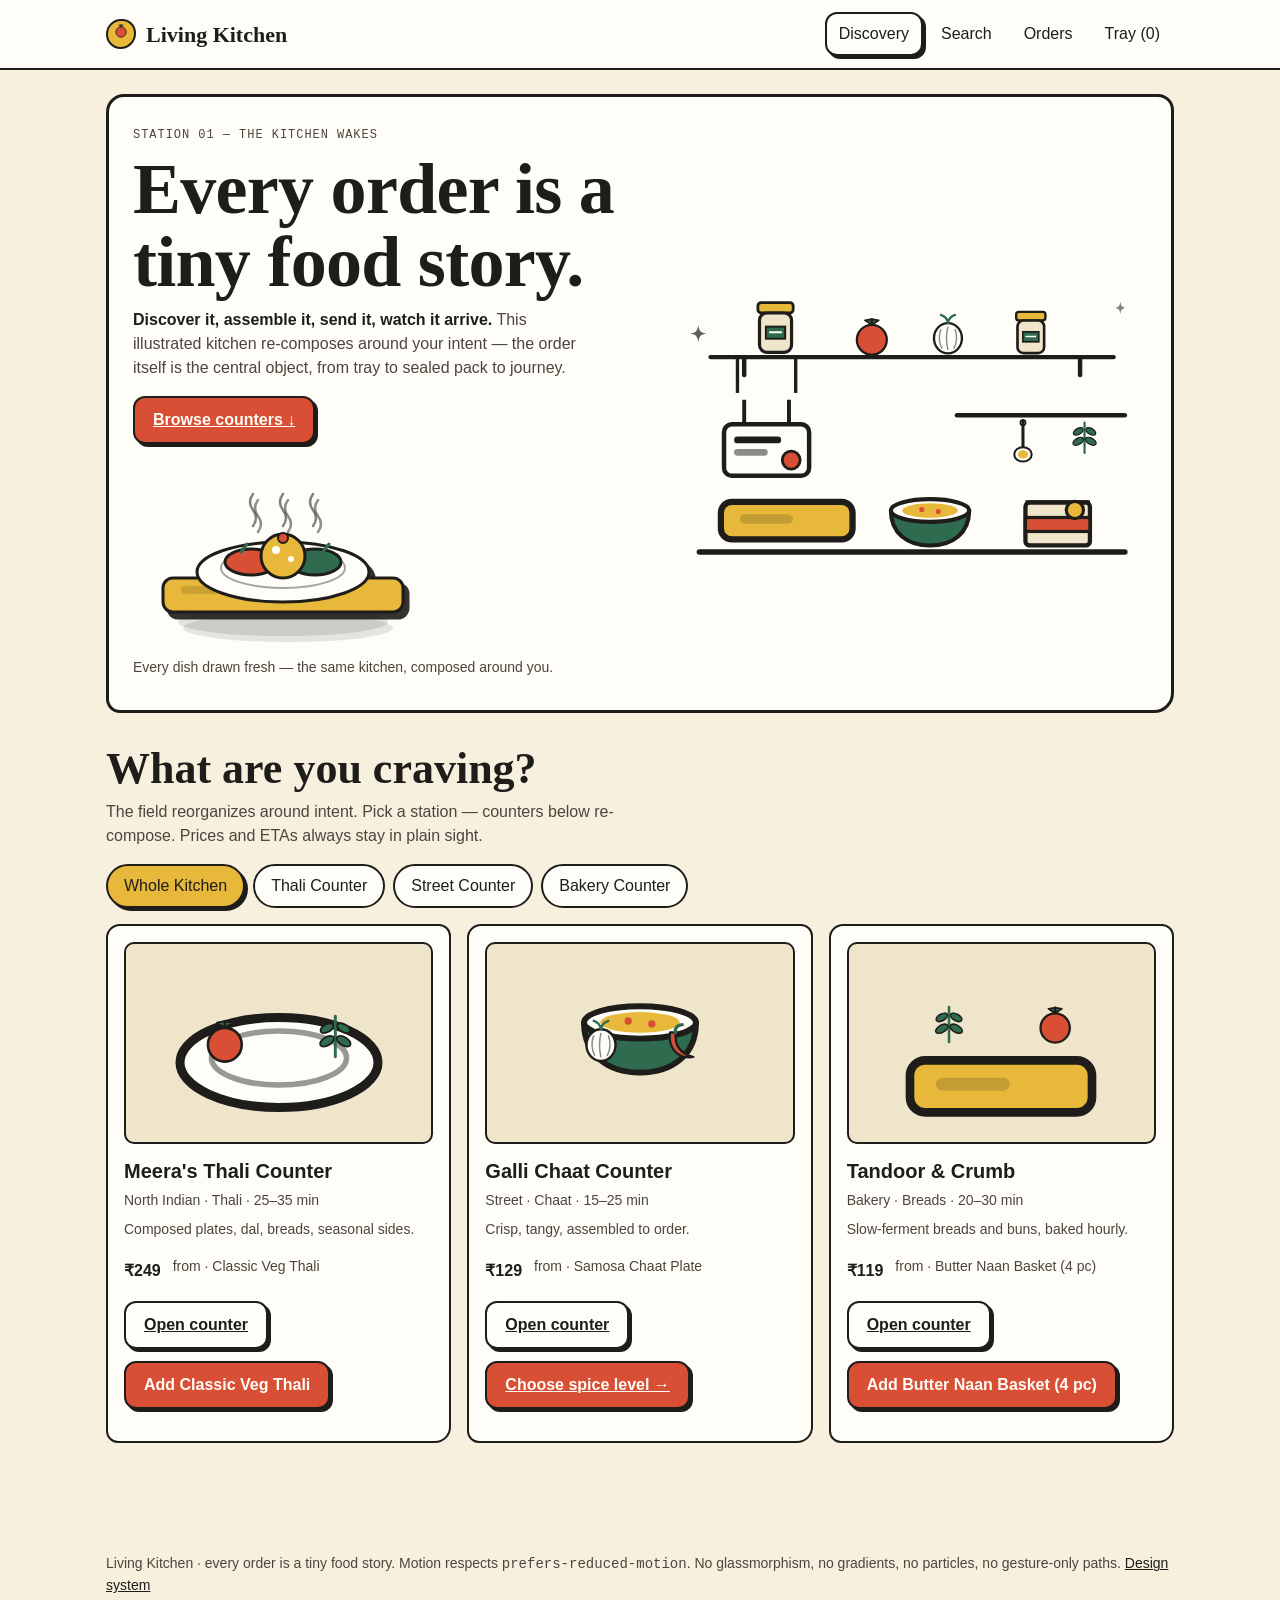
<file: index.html>
<!DOCTYPE html>
<html lang="en">
<head>
  <meta charset="UTF-8">
  <meta name="viewport" content="width=device-width, initial-scale=1.0">
  <meta name="description" content="The Living Kitchen — every order feels like a tiny food story: discover it, assemble it, send it, and watch it arrive.">
  <title>Living Kitchen — Food Delivery</title>
  <link rel="stylesheet" href="css/tokens.css">
  <link rel="stylesheet" href="css/primitives.css">
  <link rel="stylesheet" href="css/app.css">
</head>
<body>
  <a class="skip-link" href="#main">Skip to main content</a>

  <header class="site-header">
    <nav class="nav" aria-label="Primary">
      <a class="brand" href="#/" aria-label="Living Kitchen home">
        <span class="brand-mark" aria-hidden="true"><svg viewBox="0 16 100 72" width="20" height="20" aria-hidden="true" focusable="false"><use href="assets/kitchen.svg#tomato"/></svg></span>
        Living Kitchen
      </a>
      <div class="nav-links" role="list">
        <a href="#/" data-nav="home" role="listitem">Discovery</a>
        <a href="#/search" data-nav="search" role="listitem">Search</a>
        <a href="#/orders" data-nav="orders" role="listitem">Orders</a>
        <a href="#/cart" data-nav="cart" role="listitem">Tray (<span id="nav-count">0</span>)</a>
        <button id="tray-peek" class="peek" type="button" aria-haspopup="dialog" aria-expanded="false" hidden>Peek</button>
      </div>
    </nav>
  </header>

  <div class="world-shell" id="world-shell">
    <!-- WorldShell: quiet illustrated kitchen that wakes on intent (08) -->
    <section class="kitchen-stage" aria-label="Kitchen stage">
      <span class="stage-label">Station 01 — The Kitchen Wakes</span>
      <div class="stage-grid">
        <div class="stage-copy">
          <h1 class="hero-title">Every order is a tiny food story.</h1>
          <p class="hero-sub">
            <strong>Discover it, assemble it, send it, watch it arrive.</strong>
            This illustrated kitchen re-composes around your intent — the order itself
            is the central object, from tray to sealed pack to journey.
          </p>
          <p class="row"><a class="btn" href="#route-home">Browse counters ↓</a></p>

      <!-- Modular SVG: plate/base → food → garnish → steam → shadow (16) -->
      <svg class="food-object" width="300" height="190" viewBox="0 0 300 190" role="img"
           aria-label="Illustrated thali meal on a tray with rising steam">
        <!-- shadow -->
        <ellipse data-part="shadow" cx="150" cy="162" rx="105" ry="14" fill="#1E1D1A" opacity="0.12"/>
        <!-- tray -->
        <g data-part="tray">
          <rect x="30" y="118" width="240" height="34" rx="10" fill="#E8B83A" stroke="#1E1D1A" stroke-width="3"/>
          <rect x="48" y="126" width="60" height="8" rx="4" fill="#1E1D1A" opacity="0.15"/>
        </g>
        <!-- plate -->
        <g data-part="plate">
          <ellipse cx="150" cy="112" rx="86" ry="30" fill="#FFFDF7" stroke="#1E1D1A" stroke-width="3"/>
          <ellipse cx="150" cy="108" rx="62" ry="20" fill="none" stroke="#1E1D1A" stroke-width="2" opacity="0.4"/>
        </g>
        <!-- food -->
        <g data-part="food">
          <ellipse cx="118" cy="102" rx="26" ry="13" fill="#D94F35" stroke="#1E1D1A" stroke-width="3"/>
          <ellipse cx="182" cy="102" rx="26" ry="13" fill="#2F6B4F" stroke="#1E1D1A" stroke-width="3"/>
          <circle cx="150" cy="96" r="22" fill="#E8B83A" stroke="#1E1D1A" stroke-width="3"/>
          <circle cx="143" cy="90" r="4" fill="#FFFDF7"/>
          <circle cx="158" cy="99" r="3" fill="#FFFDF7"/>
        </g>
        <!-- garnish -->
        <g data-part="garnish" stroke="#1E1D1A" stroke-width="2">
          <line x1="108" y1="92" x2="114" y2="84" stroke="#2F6B4F" stroke-width="3" stroke-linecap="round"/>
          <line x1="190" y1="92" x2="196" y2="84" stroke="#2F6B4F" stroke-width="3" stroke-linecap="round"/>
          <circle cx="150" cy="78" r="5" fill="#D94F35"/>
        </g>
        <!-- steam -->
        <g data-part="steam" stroke="#1E1D1A" stroke-width="2.5" fill="none" opacity="0.55" stroke-linecap="round">
          <path d="M120 66 q6 -8 0 -16 q-6 -8 0 -16"/>
          <path d="M150 66 q6 -8 0 -16 q-6 -8 0 -16"/>
          <path d="M180 66 q6 -8 0 -16 q-6 -8 0 -16"/>
        </g>
      </svg>
      <p class="meta">Every dish drawn fresh — the same kitchen, composed around you.</p>
        </div>
        <!-- Pantry wall: quiet supporting cast (08). Decorative → hidden from AT (17).
             One anchor (the thali) dominates; props stay small and still, save steam. -->
        <svg class="stage-scene" viewBox="0 0 420 340" aria-hidden="true" focusable="false">
          <!-- shelf with preserves + produce -->
          <line x1="30" y1="118" x2="390" y2="118" stroke="#1E1D1A" stroke-width="4" stroke-linecap="round"/>
          <line x1="60" y1="118" x2="60" y2="134" stroke="#1E1D1A" stroke-width="4" stroke-linecap="round"/>
          <line x1="360" y1="118" x2="360" y2="134" stroke="#1E1D1A" stroke-width="4" stroke-linecap="round"/>
          <use href="assets/kitchen.svg#jar" x="52" y="65" width="72" height="53"/>
          <use href="assets/kitchen.svg#tomato" x="148" y="81" width="52" height="37"/>
          <use href="assets/kitchen.svg#onion" x="216" y="77" width="52" height="41"/>
          <use href="assets/kitchen.svg#jar" x="286" y="74" width="60" height="44"/>
          <use href="assets/kitchen.svg#ink-star" x="8" y="86" width="22" height="22" opacity="0.7"/>
          <use href="assets/kitchen.svg#ink-star" x="388" y="66" width="16" height="16" opacity="0.55"/>
          <!-- hanging sign + rail with tools -->
          <line x1="54" y1="118" x2="54" y2="150" stroke="#1E1D1A" stroke-width="3"/>
          <line x1="106" y1="118" x2="106" y2="150" stroke="#1E1D1A" stroke-width="3"/>
          <use href="assets/kitchen.svg#counter-sign" x="30" y="150" width="100" height="80"/>
          <line x1="250" y1="170" x2="400" y2="170" stroke="#1E1D1A" stroke-width="4" stroke-linecap="round"/>
          <use href="assets/kitchen.svg#ladle" x="286" y="172" width="46" height="42"/>
          <use href="assets/kitchen.svg#herb-sprig" x="344" y="174" width="40" height="32"/>
          <!-- counter with tray, hot dal (steam source), packed box -->
          <line x1="20" y1="292" x2="400" y2="292" stroke="#1E1D1A" stroke-width="5" stroke-linecap="round"/>
          <use href="assets/kitchen.svg#tray" x="28" y="236" width="140" height="56"/>
          <use href="assets/kitchen.svg#bowl" x="180" y="241" width="92" height="51"/>
          <path class="steam-rise" d="M208 246 q7 -9 0 -18 q-7 -9 0 -18" fill="none" stroke="#1E1D1A" stroke-width="3" stroke-linecap="round"/>
          <path class="steam-rise late" d="M238 248 q7 -9 0 -18 q-7 -9 0 -18" fill="none" stroke="#1E1D1A" stroke-width="3" stroke-linecap="round"/>
          <use href="assets/kitchen.svg#box" x="292" y="242" width="96" height="50"/>
        </svg>
      </div>
    </section>

    <main id="main">
      <!-- HOME / DISCOVERY -->
      <section class="route" id="route-home" aria-label="Discovery">
        <h2 class="section-title">What are you craving?</h2>
        <p class="section-note">The field reorganizes around intent. Pick a station — counters below re-compose. Prices and ETAs always stay in plain sight.</p>
        <div class="stations" role="group" aria-label="Craving stations" id="stations">
          <button class="station" aria-pressed="true" data-station="all">Whole Kitchen</button>
          <button class="station" aria-pressed="false" data-station="thali">Thali Counter</button>
          <button class="station" aria-pressed="false" data-station="street">Street Counter</button>
          <button class="station" aria-pressed="false" data-station="bakery">Bakery Counter</button>
        </div>
        <div class="counters" id="restaurant-counters"></div>
      </section>

      <!-- SEARCH -->
      <section class="route" id="route-search" aria-label="Search">
        <h2 class="section-title">Craving lens</h2>
        <p class="section-note">Search behaves like an intent lens — the field reorganizes around your query. Try “thali”, “chaat”, or “bread”.</p>
        <div class="search-row">
          <input id="search-input" type="search" placeholder="Search dishes or counters…" aria-label="Search dishes or counters" autocomplete="off">
          <label class="meta" for="sort-select">Sort</label>
          <select id="sort-select" aria-label="Sort search results">
            <option value="relevance">Most craveable</option>
            <option value="price-asc">Price: low to high</option>
            <option value="price-desc">Price: high to low</option>
          </select>
        </div>
        <p class="meta" id="search-count" role="status"></p>
        <div class="counters" id="search-results" aria-live="polite"></div>
      </section>

      <!-- RESTAURANT -->
      <section class="route" id="route-restaurant" aria-label="Restaurant and menu">
        <div id="restaurant-detail"></div>
      </section>

      <!-- CART -->
      <section class="route" id="route-cart" aria-label="Packed collection">
        <h2 class="section-title">Your tray</h2>
        <p class="section-note">A packed collection, not a checkpoint. Totals stay explicit at all times.</p>
        <p><span class="badge" id="cart-state">Empty tray</span></p>
        <div id="cart-detail"></div>
      </section>

      <!-- CHECKOUT -->
      <section class="route" id="route-checkout" aria-label="Checkout station">
        <h2 class="section-title">Seal the order</h2>
        <p class="section-note">A calm packing station: your details, sealed safely.</p>
        <div class="checkout-grid">
          <form id="checkout-form" novalidate>
            <fieldset class="mods" id="fulfill-group">
              <legend>Fulfillment</legend>
              <div class="mod-row">
                <label class="mod"><input type="radio" name="fulfill" value="delivery" checked><span>Delivery · ₹29</span></label>
                <label class="mod"><input type="radio" name="fulfill" value="pickup"><span>Pickup · free</span></label>
              </div>
            </fieldset>
            <p class="meta" id="fulfill-note" role="status"></p>
            <div class="field">
              <label for="f-name">Name</label>
              <input id="f-name" name="name" required autocomplete="name" placeholder="Aarya Sharma">
            </div>
            <div class="field" id="f-address-wrap">
              <label for="f-address">Delivery address</label>
              <input id="f-address" name="address" required autocomplete="street-address" placeholder="Flat 4, Green Lane">
            </div>
            <div class="field">
              <label for="f-pay">Payment</label>
              <select id="f-pay" name="payment" required>
                <option value="">Choose payment…</option>
                <option>UPI</option>
                <option>Card ending 4242</option>
                <option>Cash on delivery</option>
              </select>
            </div>
            <p id="checkout-error" class="form-error" role="alert" tabindex="-1" hidden></p>
            <button class="btn" type="submit">Place order · <span id="checkout-total">₹0</span></button>
          </form>
          <aside class="panel" aria-label="Order summary">
            <h3>Pack summary</h3>
            <div id="checkout-summary"></div>
          </aside>
        </div>
      </section>

      <!-- ORDER / TRACKING -->
      <section class="route" id="route-order" aria-label="Confirmation and tracking">
        <div id="order-detail"></div>
      </section>

      <!-- ORDERS -->
      <section class="route" id="route-orders" aria-label="Past orders">
        <h2 class="section-title">Prior packs</h2>
        <p class="section-note">A visual archive — any prior pack rebuilds straight into your tray.</p>
        <div class="counters" id="orders-list"></div>
      </section>
    </main>
  </div>

  <footer class="site-footer">
    <p>Living Kitchen · every order is a tiny food story. Motion respects <code>prefers-reduced-motion</code>. No glassmorphism, no gradients, no particles, no gesture-only paths. <a href="design-system.html">Design system</a></p>
  </footer>

  <div class="drawer-backdrop" data-drawer-backdrop></div>
  <section class="drawer" id="quick-tray" role="dialog" aria-modal="true" aria-labelledby="quick-tray-title" aria-hidden="true" tabindex="-1">
    <p class="label">Quick tray — packed collection at a glance</p>
    <h2 class="drawer-title" id="quick-tray-title">Tray peek</h2>
    <div id="quick-tray-body"></div>
    <p class="row">
      <a class="btn secondary" href="#/cart" data-drawer-nav>Review tray</a>
      <a class="btn" href="#/checkout" data-drawer-nav>Checkout</a>
      <button class="btn secondary" type="button" data-drawer-close>Keep browsing</button>
    </p>
  </section>

  <div class="toast" id="toast" role="status" aria-live="polite"></div>
  <script src="js/primitives.js"></script>
  <script src="js/hero.js"></script>
  <script src="js/app.js"></script>
</body>
</html>
</file>
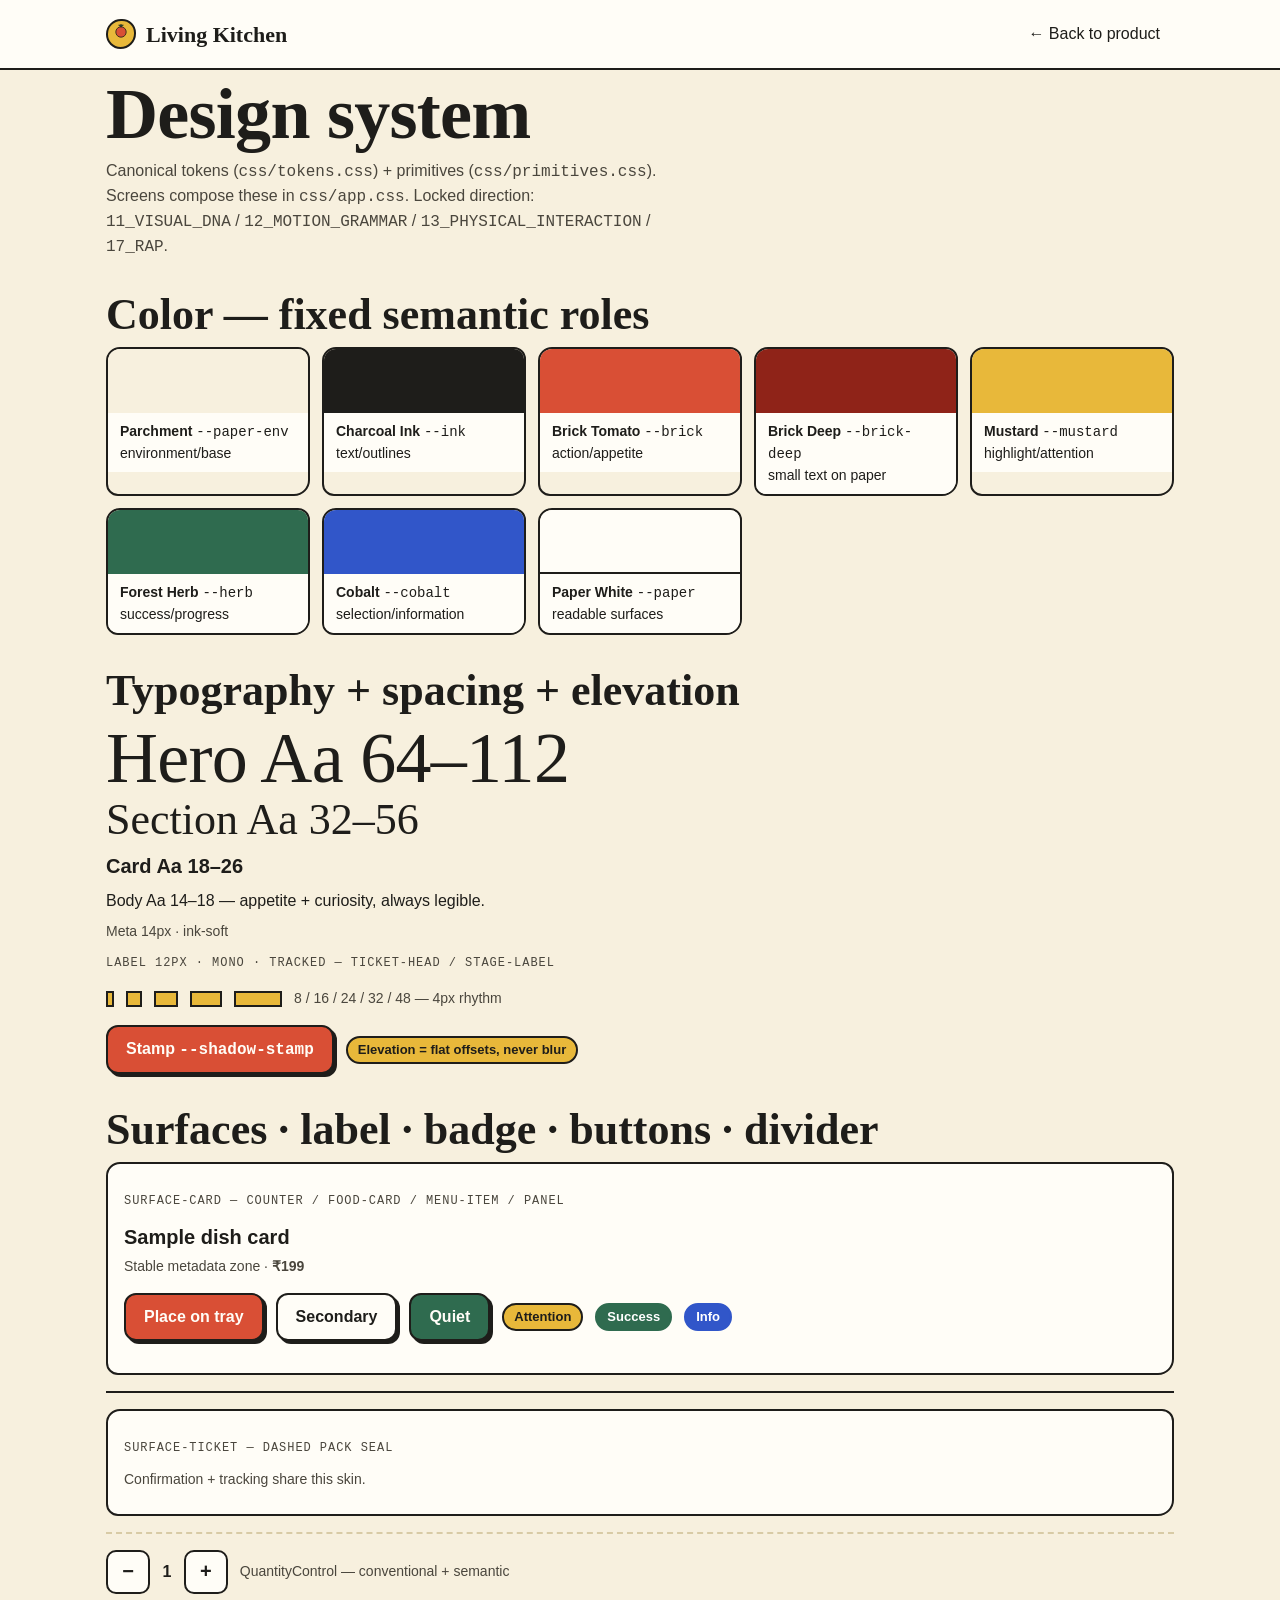
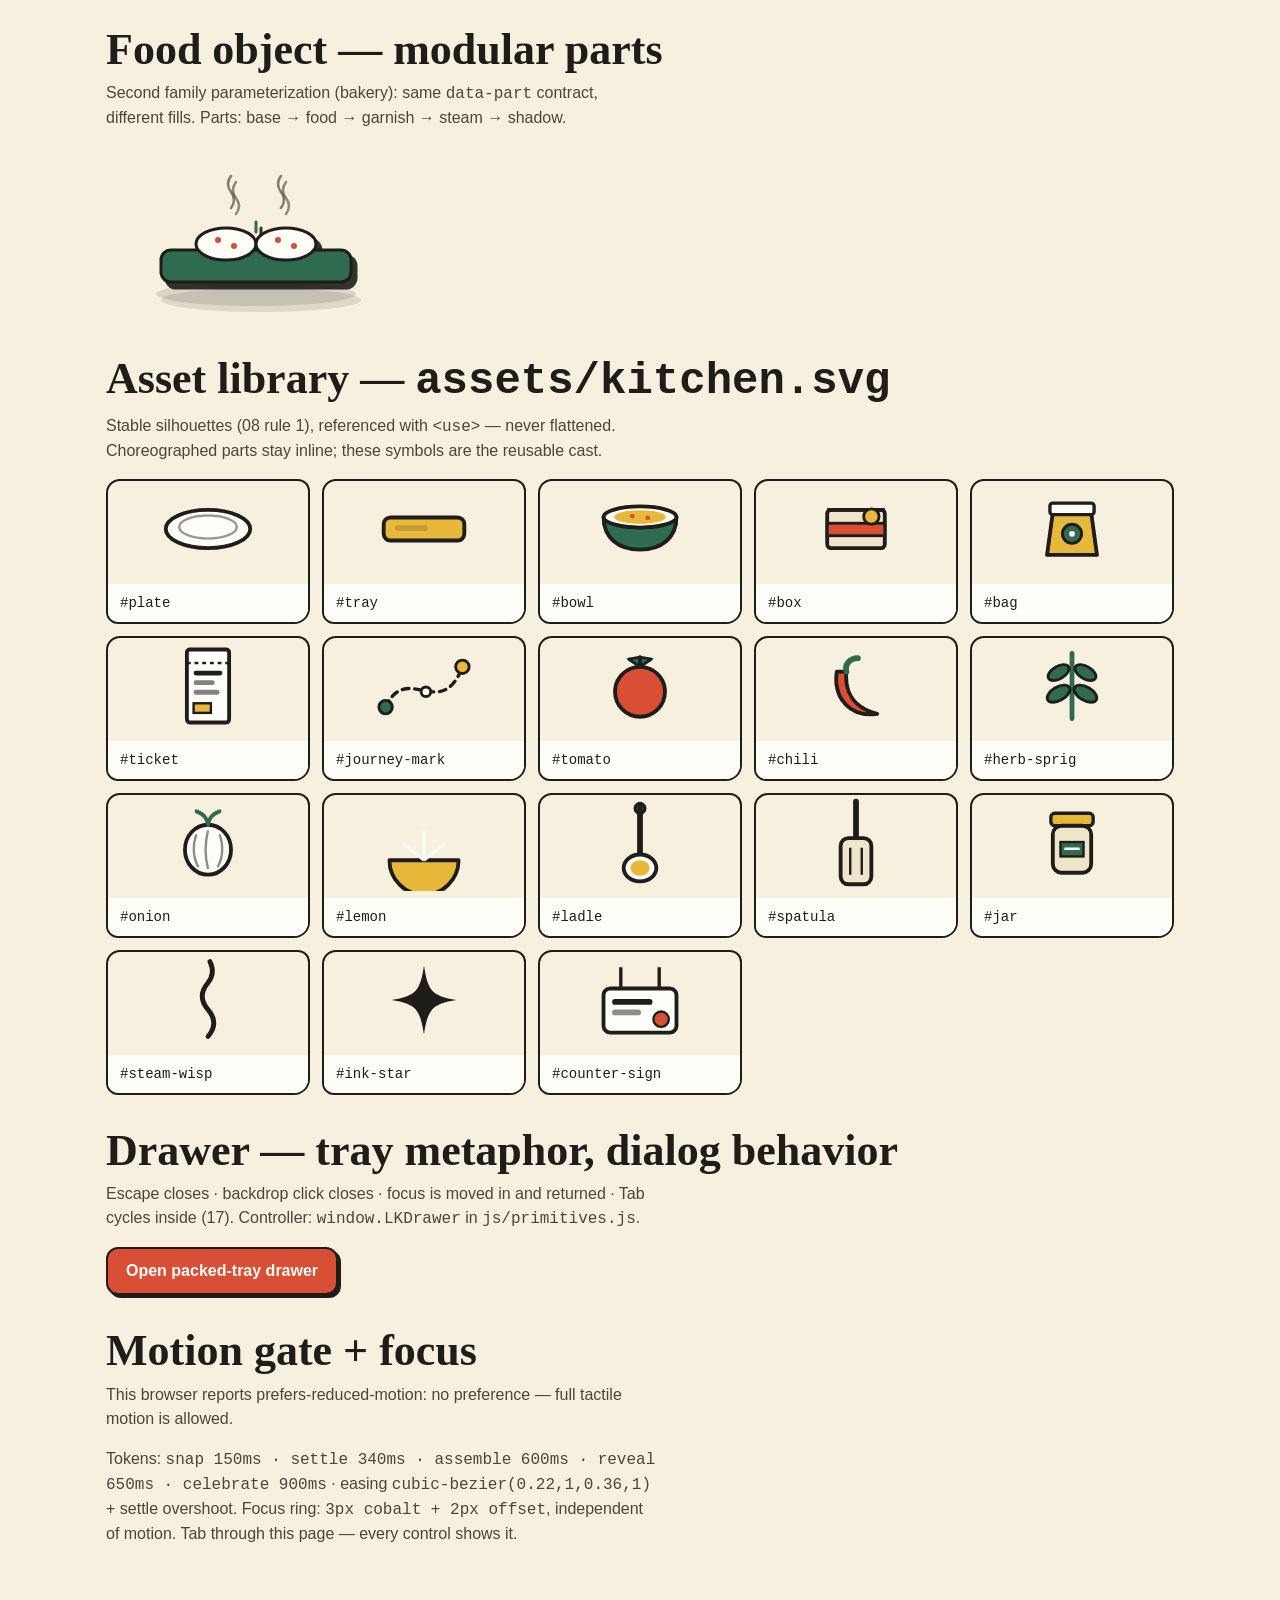
<file: design-system.html>
<!DOCTYPE html>
<html lang="en">
<head>
  <meta charset="UTF-8">
  <meta name="viewport" content="width=device-width, initial-scale=1.0">
  <meta name="description" content="Living Kitchen design-system preview — canonical tokens and primitives. Dev-facing, not product IA.">
  <title>Living Kitchen — Design System</title>
  <link rel="stylesheet" href="css/tokens.css">
  <link rel="stylesheet" href="css/primitives.css">
  <link rel="stylesheet" href="css/app.css">
  <style>
    .ds-grid { display: grid; grid-template-columns: repeat(auto-fit, minmax(180px, 1fr)); gap: var(--s3); }
    .swatch { border: var(--stroke-ui) solid var(--ink); border-radius: var(--radius-card); overflow: hidden; }
    .swatch i { display: block; height: 64px; }
    .swatch span { display: block; padding: 8px 12px; font-size: var(--text-meta); background: var(--paper); }
    .swatch code { font-family: var(--font-mono); }
    .space-bar { background: var(--mustard); border: var(--stroke-ui) solid var(--ink); height: var(--s4); }
    .demo-block { margin-bottom: var(--s8); }
  </style>
</head>
<body>
  <a class="skip-link" href="#ds-main">Skip to preview</a>
  <header class="site-header">
    <nav class="nav" aria-label="Design system">
      <a class="brand" href="index.html"><span class="brand-mark" aria-hidden="true"><svg viewBox="0 16 100 72" width="20" height="20" aria-hidden="true" focusable="false"><use href="assets/kitchen.svg#tomato"/></svg></span>Living Kitchen</a>
      <div class="nav-links"><a href="index.html">← Back to product</a></div>
    </nav>
  </header>

  <div class="world-shell">
    <main id="ds-main">
      <h1 class="display-hero">Design system</h1>
      <p class="text-note">Canonical tokens (<code>css/tokens.css</code>) + primitives (<code>css/primitives.css</code>). Screens compose these in <code>css/app.css</code>. Locked direction: <code>11_VISUAL_DNA</code> / <code>12_MOTION_GRAMMAR</code> / <code>13_PHYSICAL_INTERACTION</code> / <code>17_RAP</code>.</p>

      <section class="demo-block" aria-label="Color">
        <h2 class="display-section">Color — fixed semantic roles</h2>
        <div class="ds-grid">
          <div class="swatch"><i style="background:var(--paper-env)"></i><span><strong>Parchment</strong> <code>--paper-env</code><br>environment/base</span></div>
          <div class="swatch"><i style="background:var(--ink)"></i><span><strong>Charcoal Ink</strong> <code>--ink</code><br>text/outlines</span></div>
          <div class="swatch"><i style="background:var(--brick)"></i><span><strong>Brick Tomato</strong> <code>--brick</code><br>action/appetite</span></div>
          <div class="swatch"><i style="background:var(--brick-deep)"></i><span><strong>Brick Deep</strong> <code>--brick-deep</code><br>small text on paper</span></div>
          <div class="swatch"><i style="background:var(--mustard)"></i><span><strong>Mustard</strong> <code>--mustard</code><br>highlight/attention</span></div>
          <div class="swatch"><i style="background:var(--herb)"></i><span><strong>Forest Herb</strong> <code>--herb</code><br>success/progress</span></div>
          <div class="swatch"><i style="background:var(--cobalt)"></i><span><strong>Cobalt</strong> <code>--cobalt</code><br>selection/information</span></div>
          <div class="swatch"><i style="background:var(--paper);border-bottom:2px solid var(--ink)"></i><span><strong>Paper White</strong> <code>--paper</code><br>readable surfaces</span></div>
        </div>
      </section>

      <section class="demo-block" aria-label="Typography">
        <h2 class="display-section">Typography + spacing + elevation</h2>
        <p class="display-hero" style="margin:0">Hero Aa 64–112</p>
        <p class="display-section" style="margin:0">Section Aa 32–56</p>
        <p style="font-size:var(--text-card);font-weight:700;margin:8px 0">Card Aa 18–26</p>
        <p style="margin:8px 0">Body Aa 14–18 — appetite + curiosity, always legible.</p>
        <p class="meta">Meta 14px · ink-soft</p>
        <p class="label">Label 12px · mono · tracked — ticket-head / stage-label</p>
        <div class="row" style="margin-top:16px" aria-label="Spacing scale">
          <span class="space-bar" style="width:8px"></span>
          <span class="space-bar" style="width:16px"></span>
          <span class="space-bar" style="width:24px"></span>
          <span class="space-bar" style="width:32px"></span>
          <span class="space-bar" style="width:48px"></span>
          <span class="meta" style="margin:0">8 / 16 / 24 / 32 / 48 — 4px rhythm</span>
        </div>
        <p class="row" style="margin-top:16px">
          <button class="btn">Stamp <code>--shadow-stamp</code></button>
          <span class="badge">Elevation = flat offsets, never blur</span>
        </p>
      </section>

      <section class="demo-block" aria-label="Surfaces and controls">
        <h2 class="display-section">Surfaces · label · badge · buttons · divider</h2>
        <div class="surface-card" style="margin-bottom:12px">
          <p class="label">surface-card — counter / food-card / menu-item / panel</p>
          <h3 style="margin:8px 0 4px;font-size:var(--text-card)">Sample dish card</h3>
          <p class="meta">Stable metadata zone · <span class="price">₹199</span></p>
          <p class="row">
            <button class="btn" type="button">Place on tray</button>
            <button class="btn secondary" type="button">Secondary</button>
            <button class="btn quiet" type="button">Quiet</button>
            <span class="badge">Attention</span>
            <span class="badge badge--success">Success</span>
            <span class="badge badge--info">Info</span>
          </p>
        </div>
        <hr class="divider">
        <div class="surface-ticket surface-card">
          <p class="label">surface-ticket — dashed pack seal</p>
          <p class="meta">Confirmation + tracking share this skin.</p>
        </div>
        <hr class="divider divider--dashed">
        <p class="row">
          <span class="qty" role="group" aria-label="Demo quantity">
            <button type="button" aria-label="Decrease">−</button><output>1</output><button type="button" aria-label="Increase">+</button>
          </span>
          <span class="meta" style="margin:0">QuantityControl — conventional + semantic</span>
        </p>
      </section>

      <section class="demo-block" aria-label="Food object">
        <h2 class="display-section">Food object — modular parts</h2>
        <p class="text-note">Second family parameterization (bakery): same <code>data-part</code> contract, different fills. Parts: base → food → garnish → steam → shadow.</p>
        <svg class="food-object" width="300" height="170" viewBox="0 0 300 170" role="img" aria-label="Illustrated naan basket with steam">
          <ellipse data-part="shadow" cx="150" cy="148" rx="100" ry="12" fill="#1E1D1A" opacity="0.12"/>
          <g data-part="base">
            <rect x="55" y="104" width="190" height="32" rx="10" fill="#2F6B4F" stroke="#1E1D1A" stroke-width="3"/>
          </g>
          <g data-part="food">
            <ellipse cx="120" cy="98" rx="30" ry="16" fill="#FFFDF7" stroke="#1E1D1A" stroke-width="3"/>
            <ellipse cx="180" cy="98" rx="30" ry="16" fill="#FFFDF7" stroke="#1E1D1A" stroke-width="3"/>
            <circle cx="112" cy="94" r="3" fill="#D94F35"/><circle cx="128" cy="100" r="3" fill="#D94F35"/>
            <circle cx="172" cy="94" r="3" fill="#D94F35"/><circle cx="188" cy="100" r="3" fill="#D94F35"/>
          </g>
          <g data-part="garnish" stroke="#2F6B4F" stroke-width="3" stroke-linecap="round">
            <line x1="150" y1="86" x2="150" y2="76"/>
          </g>
          <g data-part="steam" stroke="#1E1D1A" stroke-width="2.5" fill="none" opacity="0.55" stroke-linecap="round">
            <path d="M125 62 q6 -8 0 -16 q-6 -8 0 -16"/>
            <path d="M175 62 q6 -8 0 -16 q-6 -8 0 -16"/>
          </g>
        </svg>
      </section>

      <section class="demo-block" aria-label="Asset library">
        <h2 class="display-section">Asset library — <code>assets/kitchen.svg</code></h2>
        <p class="text-note">Stable silhouettes (08 rule 1), referenced with <code>&lt;use&gt;</code> — never flattened. Choreographed parts stay inline; these symbols are the reusable cast.</p>
        <div class="ds-grid" id="ds-assets"></div>
      </section>

      <section class="demo-block" aria-label="Drawer">
        <h2 class="display-section">Drawer — tray metaphor, dialog behavior</h2>
        <p class="text-note">Escape closes · backdrop click closes · focus is moved in and returned · Tab cycles inside (17). Controller: <code>window.LKDrawer</code> in <code>js/primitives.js</code>.</p>
        <p><button class="btn" type="button" id="ds-drawer-open">Open packed-tray drawer</button></p>
      </section>

      <section class="demo-block" aria-label="Motion gate">
        <h2 class="display-section">Motion gate + focus</h2>
        <p class="text-note" id="ds-motion-readout">Reading motion preference…</p>
        <p class="text-note">Tokens: <code>snap 150ms · settle 340ms · assemble 600ms · reveal 650ms · celebrate 900ms</code> · easing <code>cubic-bezier(0.22,1,0.36,1)</code> + settle overshoot. Focus ring: <code>3px cobalt + 2px offset</code>, independent of motion. Tab through this page — every control shows it.</p>
      </section>
    </main>
  </div>

  <div class="drawer-backdrop" data-drawer-backdrop></div>
  <section class="drawer" id="ds-drawer" role="dialog" aria-modal="true" aria-labelledby="ds-drawer-title" aria-hidden="true" tabindex="-1">
    <p class="label">OrderTray preview</p>
    <h2 class="drawer-title" id="ds-drawer-title">Packed tray</h2>
    <p class="meta">2 × Classic Veg Thali · <span class="price">₹498</span></p>
    <p class="row">
      <button class="btn" type="button">Pack &amp; continue</button>
      <button class="btn secondary" type="button" data-drawer-close>Keep browsing</button>
    </p>
  </section>

  <script src="js/primitives.js"></script>
  <script>
    (function () {
      var mq = window.matchMedia("(prefers-reduced-motion: reduce)");
      document.getElementById("ds-motion-readout").textContent =
        "This browser reports prefers-reduced-motion: " + (mq.matches ? "REDUCE — large translation/scale and ambient loops are off; static indicators remain." : "no preference — full tactile motion is allowed.");
      document.getElementById("ds-drawer-open").addEventListener("click", function () { window.LKDrawer.open("ds-drawer"); });
      var assets = ["plate", "tray", "bowl", "box", "bag", "ticket", "journey-mark",
        "tomato", "chili", "herb-sprig", "onion", "lemon",
        "ladle", "spatula", "jar", "steam-wisp", "ink-star", "counter-sign"];
      document.getElementById("ds-assets").innerHTML = assets.map(function (a) {
        return '<div class="swatch"><svg viewBox="0 0 100 100" width="100%" height="96" aria-hidden="true"><use href="assets/kitchen.svg#' + a + '"/></svg><span><code>#' + a + "</code></span></div>";
      }).join("");
    })();
  </script>
</body>
</html>
</file>
<file: css/tokens.css>
/* Living Kitchen — design tokens (11_VISUAL_DNA + 12_MOTION_GRAMMAR + 18_BUILD_SPEC) */
:root {
  /* Colour — fixed semantic roles (06 law 8) */
  --paper-env: #f7f0de;      /* Parchment — environment/base */
  --ink: #1e1d1a;            /* Charcoal — text/outlines */
  --brick: #d94f35;          /* Brick Tomato — action/appetite */
  --mustard: #e8b83a;        /* Mustard — highlight/attention */
  --herb: #2f6b4f;           /* Forest Herb — success/progress */
  --cobalt: #3156c9;         /* Cobalt — selection/information */
  --paper: #fffdf7;          /* Paper White — readable surfaces */
  --paper-dim: #efe5cb;
  --ink-soft: #4a463d;
  --line: #d8cba6;
  --brick-deep: #8f2318;   /* Brick for small text on paper — AA contrast where --brick fails */
  --on-accent: #ffffff;      /* Text on saturated accents (herb/cobalt stamps) */
  --scrim: rgba(30, 29, 26, 0.45); /* Drawer/backdrop veil — flat, never blurred */

  /* Typography — system stacks until repo font licensing verified (11 OPEN) */
  --font-display: "Iowan Old Style", "Palatino Linotype", Palatino, Georgia, serif;
  --font-body: -apple-system, BlinkMacSystemFont, "Segoe UI", Roboto, "Helvetica Neue", Arial, sans-serif;
  --font-mono: ui-monospace, "Cascadia Mono", Menlo, Consolas, monospace;

  /* Type scale (11) — hero 64–112 / mobile 42–64; section 32–56; card 18–26; body 14–18 */
  --text-hero: clamp(42px, 6vw, 72px);
  --text-section: clamp(28px, 4vw, 44px);
  --text-card: 20px;
  --text-body: 16px;
  --text-meta: 14px;
  --text-label: 12px;

  /* Spacing — 4px base rhythm (18) */
  --s2: 8px; --s3: 12px; --s4: 16px; --s6: 24px; --s8: 32px; --s12: 48px; --s16: 64px;

  /* Stroke / radius / elevation / z (18). Elevation = flat offset stamps, never blur (11). */
  --stroke-ui: 2px;
  --stroke-illo: 3px;
  --radius-control: 12px;
  --radius-card: 14px 12px 16px 12px;   /* controlled irregularity (06 law 7) */
  --radius-stage: 18px 16px 20px 14px;
  --radius-ticket: 6px;
  --radius-pill: 999px;
  --shadow-stamp: 3px 3px 0 var(--ink);
  --shadow-press: 1px 1px 0 var(--ink);
  --shadow-food: drop-shadow(5px 6px 0 rgba(30, 29, 26, 0.9));
  --focus-ring: 3px solid var(--cobalt);
  --focus-offset: 2px;
  --target-min: 44px;                    /* touch target floor (17) */
  --z-env: 0; --z-surface: 10; --z-food: 20; --z-interactive: 30; --z-feedback: 40; --z-modal: 50;

  /* Motion grammar (12) — easing + tokens */
  --ease-out: cubic-bezier(0.22, 1, 0.36, 1);
  --ease-settle: cubic-bezier(0.34, 1.25, 0.64, 1); /* mild overshoot, settles to rest */
  --t-snap: 150ms;      /* 120–180 */
  --t-settle: 340ms;    /* 280–420 */
  --t-assemble: 600ms;  /* 450–700 */
  --t-reveal: 650ms;    /* 500–800 */
  --t-celebrate: 900ms; /* 700–1200 non-blocking */
}
</file>
<file: css/primitives.css>
/* Living Kitchen — canonical visual primitives (11/12/13/15/17).
   Single source of truth for every reusable surface/object/control.
   Product screens compose these; no screen-specific look lives here.
   Values come ONLY from tokens.css — no raw hex/rgba outside this file's contract. */

/* ---------- Base ---------- */
* { box-sizing: border-box; }
html { scroll-behavior: smooth; }
body {
  margin: 0;
  background: var(--paper-env);
  color: var(--ink);
  font-family: var(--font-body);
  font-size: var(--text-body);
  line-height: 1.5;
}

/* ---------- World + illustration + interactive surfaces ----------
   Every selector below is live (verified 2026-10-04); no reserve names ship. */
.kitchen-stage {
  position: relative; z-index: var(--z-env);
  border: var(--stroke-illo) solid var(--ink);
  background: var(--paper);
  border-radius: var(--radius-stage);
  overflow: hidden;
}

.surface-card, .counter, .food-card, .menu-item, .panel, .ticket {
  background: var(--paper);
  border: var(--stroke-ui) solid var(--ink);
  border-radius: var(--radius-card);
  padding: var(--s4);
}

.ticket {
  border-style: dashed;
  position: relative;
}

.tray-empty {
  border: var(--stroke-ui) dashed var(--ink);
  border-radius: var(--radius-card);
  padding: var(--s6);
  text-align: center;
  color: var(--ink-soft);
}

/* ---------- Food object (16): modular parts animate independently ---------- */
.food-object { max-width: 100%; height: auto; filter: var(--shadow-food); }
.food-object [data-part="steam"] { shape-rendering: geometricPrecision; }

/* Hover/focus: dish lifts 2–6px (15). Pointer reaction never moves text. */
.counter .dish-svg, .food-card .dish-svg, .menu-item .dish-svg {
  transition: transform var(--t-settle) var(--ease-settle);
}
@media (hover: hover) {
  .counter:hover .dish-svg, .food-card:hover .dish-svg, .menu-item:hover .dish-svg { transform: translateY(-4px) rotate(-1deg); }
}

/* ---------- Type primitives ---------- */
.display-hero, .hero-title {
  font-family: var(--font-display);
  font-size: var(--text-hero);
  line-height: 1.02; letter-spacing: -0.01em;
  margin: 8px 0;
}
.display-section, .section-title {
  font-family: var(--font-display);
  font-size: var(--text-section);
  line-height: 1.08;
  margin: var(--s8) 0 var(--s2);
}
.text-note, .section-note { color: var(--ink-soft); margin: 0 0 var(--s4); max-width: 62ch; }
.meta { font-size: var(--text-meta); color: var(--ink-soft); margin: 0 0 8px; }
.price { font-weight: 700; font-variant-numeric: tabular-nums; white-space: nowrap; }

/* Label: identity + status in one stamped strip (05 pattern: label-as-state) */
.label, .ticket-head, .stage-label {
  font-family: var(--font-mono);
  font-size: var(--text-label);
  letter-spacing: 0.08em;
  text-transform: uppercase;
  color: var(--ink-soft);
}

/* ---------- Layout utilities (spacing rhythm only, no look) ---------- */
.row { display: flex; align-items: center; gap: var(--s3); flex-wrap: wrap; }
.spread { display: flex; justify-content: space-between; align-items: baseline; gap: var(--s3); }

/* ---------- Badge: state cue with text, never color alone (17) ---------- */
.badge, .status-pill {
  display: inline-block;
  font-size: 13px; font-weight: 700;
  border: var(--stroke-ui) solid var(--ink);
  border-radius: var(--radius-pill);
  padding: 2px 10px;
  background: var(--mustard); color: var(--ink);
}
.badge--success, .status-pill.ok { background: var(--herb); color: var(--on-accent); border-color: var(--herb); }
.badge--info { background: var(--cobalt); color: var(--on-accent); border-color: var(--cobalt); }

/* ---------- Button: deterministic tactile press (13) ---------- */
.btn {
  font: inherit; font-weight: 700; cursor: pointer;
  border: var(--stroke-ui) solid var(--ink);
  border-radius: var(--radius-control);
  padding: 10px 18px;
  background: var(--brick); color: var(--paper);
  transition: transform var(--t-snap) var(--ease-out), box-shadow var(--t-snap) var(--ease-out);
  box-shadow: var(--shadow-stamp);
  min-height: var(--target-min);
}
.btn:active { transform: translate(1px, 2px); box-shadow: var(--shadow-press); }
@media (hover: hover) {
  .btn:hover { transform: translateY(-1px); }
}
.btn.secondary { background: var(--paper); color: var(--ink); }
.btn.quiet { background: var(--herb); }
.btn[disabled] { opacity: 0.55; cursor: not-allowed; transform: none; box-shadow: none; }

/* Quantity: conventional + semantic (15). Count updates immediately. */
.qty { display: inline-flex; align-items: center; gap: 8px; }
.qty button {
  width: var(--target-min); height: var(--target-min); font-size: 20px; font-weight: 700;
  background: var(--paper); color: var(--ink);
  border: var(--stroke-ui) solid var(--ink);
  border-radius: 10px; cursor: pointer;
}
.qty button:active { transform: translateY(1px); }
.qty output { min-width: 2ch; text-align: center; font-weight: 700; font-variant-numeric: tabular-nums; }

/* Category selector = kitchen stations (15) */
.station {
  font: inherit; cursor: pointer;
  background: var(--paper); color: var(--ink);
  border: var(--stroke-ui) solid var(--ink);
  border-radius: var(--radius-pill);
  padding: 8px 16px;
  min-height: var(--target-min);
  transition: transform var(--t-snap) var(--ease-out), box-shadow var(--t-snap) var(--ease-out);
}
.station[aria-pressed="true"] { background: var(--mustard); box-shadow: var(--shadow-stamp); }
@media (hover: hover) {
  .station:hover { transform: translateY(-1px) rotate(-0.5deg); }
}

/* ---------- Form controls: calm, semantic (03/09) ---------- */
.field { display: grid; gap: 6px; margin-bottom: var(--s3); }
.field label { font-weight: 700; font-size: var(--text-meta); }
.field input, .field select {
  font: inherit; padding: 12px;
  border: var(--stroke-ui) solid var(--ink);
  border-radius: var(--radius-control);
  background: var(--paper); color: var(--ink);
  max-width: 420px; min-height: var(--target-min);
}
.form-error { color: var(--brick-deep); font-weight: 700; }

/* ---------- Divider ---------- */
.divider { border: 0; border-top: var(--stroke-ui) solid var(--ink); margin: var(--s4) 0; }
.divider--dashed { border-top-style: dashed; border-top-color: var(--line); }

/* ---------- Drawer: physical tray metaphor, semantic dialog behavior (15) ---------- */
.drawer-backdrop {
  position: fixed; inset: 0; z-index: var(--z-modal);
  background: var(--scrim);
  opacity: 0; pointer-events: none;
  transition: opacity var(--t-settle) var(--ease-out);
}
.drawer-backdrop.open { opacity: 1; pointer-events: auto; }
.drawer {
  position: fixed; z-index: var(--z-modal);
  top: 0; right: 0; height: 100dvh; width: min(420px, 94vw);
  background: var(--paper); color: var(--ink);
  border-left: var(--stroke-illo) solid var(--ink);
  padding: var(--s6) var(--s4);
  overflow-y: auto;
  transform: translateX(105%);
  transition: transform var(--t-reveal) var(--ease-out);
}
.drawer.open { transform: none; }
.drawer-title { font-family: var(--font-display); font-size: var(--text-card); margin: 0 0 var(--s3); }
@media (max-width: 700px) {
  .drawer {
    top: auto; bottom: 0; right: 0; left: 0;
    width: auto; height: auto; max-height: 86dvh;
    border-left: 0; border-top: var(--stroke-illo) solid var(--ink);
    border-radius: 20px 20px 0 0;
    transform: translateY(105%);
  }
  .drawer.open { transform: none; }
}

/* ---------- Focus treatment: persistent, visible, motion-independent (13/15/17) ---------- */
a:focus-visible, button:focus-visible, input:focus-visible, select:focus-visible,
.drawer:focus-visible, [tabindex]:focus-visible {
  outline: var(--focus-ring);
  outline-offset: var(--focus-offset);
}
.skip-link {
  position: absolute; left: -9999px; top: 0;
  background: var(--ink); color: var(--paper);
  padding: var(--s2) var(--s4); z-index: 100;
}
.skip-link:focus { left: 0; }

/* ---------- Feedback: short entry/settle, no infinite bounce (15) ---------- */
.toast {
  position: fixed; left: 50%; bottom: 24px; transform: translateX(-50%) translateY(20px);
  background: var(--ink); color: var(--paper);
  padding: 10px 18px; border-radius: var(--radius-pill); opacity: 0;
  transition: opacity var(--t-settle) var(--ease-out), transform var(--t-settle) var(--ease-out);
  z-index: var(--z-feedback); pointer-events: none;
  max-width: min(92vw, 480px); text-align: center;
}
.toast.show { opacity: 1; transform: translateX(-50%) translateY(0); }
.notice {
  border: var(--stroke-ui) solid var(--ink); background: var(--mustard); color: var(--ink);
  padding: var(--s3) var(--s4); border-radius: var(--radius-control);
  font-weight: 600;
}

/* ---------- Environmental motion (08/12/16): steam only, low-amplitude, resting state.
   Justification: steam/heat marks are P1 ambience; transform+opacity only (17 perf);
   global reduced-motion gate disables it. Nothing else on the page loops. */
@keyframes steam-rise {
  0% { opacity: 0; transform: translateY(4px); }
  30% { opacity: 0.5; }
  70% { opacity: 0.45; transform: translateY(-6px); }
  100% { opacity: 0; transform: translateY(-12px); }
}
.steam-rise { opacity: 0; animation: steam-rise 3.4s var(--ease-out) infinite; }
.steam-rise.late { animation-delay: 1.7s; }

/* ---------- Motion gate: complementary reduced-motion experience (12/17) ---------- */
@media (prefers-reduced-motion: reduce) {
  html { scroll-behavior: auto; }
  *, *::before, *::after {
    animation-duration: 0.01ms !important;
    animation-iteration-count: 1 !important;
    transition-duration: 0.01ms !important;
  }
  .route.active { animation: none; }
  .food-object { filter: none; }
  .drawer, .drawer-backdrop { transition: none; }
}
</file>
<file: css/app.css>
/* Living Kitchen — composition layer (14/15).
   Page/route layout ONLY. All look (surfaces, type, controls, feedback, motion gate)
   lives in primitives.css; all values live in tokens.css. No raw colors/timings here. */

/* ---------- Global nav: quiet semantic rail (15) ---------- */
.site-header {
  position: sticky; top: 0; z-index: var(--z-interactive);
  background: var(--paper);
  border-bottom: var(--stroke-ui) solid var(--ink);
}
.nav {
  max-width: 1100px; margin: 0 auto;
  display: flex; align-items: center; gap: var(--s4);
  padding: var(--s3) var(--s4);
}
.brand {
  font-family: var(--font-display);
  font-size: 22px; font-weight: 700;
  text-decoration: none; color: var(--ink);
  display: flex; align-items: center; gap: 10px;
}
.brand-mark {
  width: 30px; height: 30px; flex: none;
  background: var(--mustard);
  border: var(--stroke-ui) solid var(--ink);
  border-radius: 50% 46% 52% 48%; /* controlled irregularity (06 law 7) */
  display: inline-flex; align-items: center; justify-content: center;
}
.brand-mark svg { display: block; }
.nav-links { display: flex; gap: 4px; margin-left: auto; flex-wrap: wrap; }
.nav-links a {
  color: var(--ink); text-decoration: none;
  display: inline-flex; align-items: center; min-height: var(--target-min);
  padding: 8px 12px; border-radius: var(--radius-control);
  border: 2px solid transparent;
  transition: transform var(--t-snap) var(--ease-out), background var(--t-snap) var(--ease-out);
}
.nav-links a[aria-current="page"] {
  border-color: var(--ink); background: var(--paper);
  box-shadow: var(--shadow-stamp); /* stamped station marker, not glass */
}
@media (hover: hover) {
  .nav-links a:hover { background: var(--paper-dim); transform: translateY(-1px); }
}
.nav-links a:active { transform: translateY(1px); box-shadow: none; }
.peek {
  font: inherit; cursor: pointer; color: var(--ink);
  background: var(--paper-dim);
  border: var(--stroke-ui) solid var(--ink); border-radius: var(--radius-control);
  padding: 6px 12px; min-height: var(--target-min);
}
@media (hover: hover) {
  .peek:hover { transform: translateY(-1px); }
}

/* ---------- World shell layout: editorial asymmetry, one anchor (11) ---------- */
.world-shell { max-width: 1100px; margin: 0 auto; padding: 0 var(--s4) var(--s16); }
.kitchen-stage { margin-top: var(--s6); padding: var(--s6); }
.stage-grid { display: grid; grid-template-columns: 1.05fr 0.95fr; gap: var(--s6); align-items: center; }
.stage-scene { width: 100%; height: auto; max-height: 400px; z-index: var(--z-env); }
.hero-sub { max-width: 52ch; color: var(--ink-soft); margin: 0 0 var(--s4); }
.hero-sub strong { color: var(--ink); }

/* ---------- Routes / sections ---------- */
.route { display: none; }
.route.active { display: block; animation: route-reveal var(--t-reveal) var(--ease-out); }
@keyframes route-reveal {
  from { opacity: 0; transform: translateY(10px); }
  to { opacity: 1; transform: none; }
}

/* ---------- Discovery composition ---------- */
.stations { display: flex; gap: var(--s2); flex-wrap: wrap; margin: var(--s4) 0; }
.counters { display: grid; grid-template-columns: repeat(auto-fit, minmax(280px, 1fr)); gap: var(--s4); }
/* Editorial large/small: cards never bloat to full width on sparse results (11) */
.counters > * { max-width: 400px; }
.counter h3, .food-card h3, .menu-item h3 { margin: 8px 0 4px; font-size: var(--text-card); }
/* Margin discipline lives here, never inline: stacked rows, spread headings, tray notes */
#restaurant-detail .menu-item, #cart-detail .menu-item { margin-bottom: var(--s3); }
.spread > h3 { margin: 0; }
.counter-hero .section-title, .panel > h3:first-child { margin-top: 0; }
.tray-note { margin: 8px 0 4px; }
.on-tray p.row .meta, #cart-detail p.row .meta { margin: 0; }
.variant-pick { margin: 0; }
.search-row .meta { margin: 0; }

/* Dish frame: quiet inset stage so food leads (02/11). Fixed aspect = no layout shift.
   Art capped near its authored size so strokes stay in illustration scale. */
.dish-frame {
  display: block;
  background: var(--paper-dim);
  border: var(--stroke-ui) solid var(--ink);
  border-radius: 10px;
  padding: var(--s2);
  margin-bottom: var(--s3);
}
.dish-svg { display: block; width: 100%; height: auto; aspect-ratio: 10 / 7; max-width: 260px; margin-inline: auto; }

/* Menu rows: plated art pinned left, confidence copy right (desktop). */
@media (min-width: 700px) {
  #restaurant-detail .menu-item {
    display: grid; grid-template-columns: 168px 1fr; gap: var(--s4); align-items: center;
  }
  #restaurant-detail .menu-item .dish-frame { margin-bottom: 0; }
}

/* Counter hero: same kitchen, distinct zone — tableau + identity (08/14) */
.counter-hero {
  display: grid; grid-template-columns: 200px 1fr; gap: var(--s4); align-items: center;
  margin-bottom: var(--s4);
}
.counter-hero .dish-frame { margin-bottom: 0; }
@media (max-width: 700px) {
  .counter-hero { grid-template-columns: 1fr; }
  .counter-hero .dish-svg { max-width: 220px; }
}

/* Menu sections: label-as-state group headers (05 pattern) */
.menu-section { margin: var(--s6) 0 var(--s3); display: flex; align-items: center; gap: var(--s2); }
.menu-section .label { font-size: 14px; color: var(--ink); }

/* Modifiers: conventional radios as 44px pills, stacked below the dish (15) */
.mods { border: 0; padding: 0; margin: 0 0 var(--s2); }
.mods legend { font-weight: 700; font-size: var(--text-meta); padding: 0; margin-bottom: 6px; display: flex; gap: 8px; align-items: center; }
.mod-row { display: flex; gap: var(--s2); flex-wrap: wrap; }
.mod { cursor: pointer; }
.mod input { position: absolute; opacity: 0; pointer-events: none; }
.mod span {
  display: inline-flex; align-items: center; min-height: var(--target-min);
  padding: 8px 16px; border-radius: var(--radius-pill);
  border: var(--stroke-ui) solid var(--ink); background: var(--paper); color: var(--ink);
  font-weight: 600; transition: transform var(--t-snap) var(--ease-out), box-shadow var(--t-snap) var(--ease-out);
}
.mod input:checked + span { background: var(--mustard); box-shadow: var(--shadow-stamp); }
.mod input:focus-visible + span { outline: var(--focus-ring); outline-offset: var(--focus-offset); }
.on-tray { border-top: 2px dashed var(--line); margin-top: var(--s2); padding-top: var(--s2); }

/* ---------- Hero assembly stage (10): functional order-state ballet ----------
   Fixed overlay, pointer-events none — expressive motion never blocks input.
   transform-box makes SVG pop origins exact; reduced-motion gate disables all of it. */
.asm-stage {
  position: fixed; z-index: var(--z-feedback); pointer-events: none;
}
.asm-svg { display: block; width: 100%; height: auto; filter: var(--shadow-food); }
.asm-svg [data-asm="pack"] { transform-box: fill-box; }
.asm-pop { transform-box: fill-box; transform-origin: center; }
.asm-ticket {
  margin-top: 6px; text-align: center;
  font-size: 13px; font-weight: 700;
  background: var(--paper); color: var(--ink);
  border: var(--stroke-ui) solid var(--ink); border-radius: var(--radius-pill);
  padding: 2px 10px; opacity: 0;
  white-space: nowrap; overflow: hidden; text-overflow: ellipsis;
}

/* Fragment targets clear the sticky header */
.route { scroll-margin-top: 76px; }

/* Search focus quiets the environment around the field (15) */
.stage-scene { transition: opacity var(--t-settle) var(--ease-out), transform var(--t-settle) var(--ease-out); }
body.is-searching .stage-scene { opacity: 0.3; transform: scale(0.985); }

/* Entry assembly: local, staggered, capped at 6 (08 rule 8, 12 object timing) */
@keyframes card-enter {
  from { opacity: 0; transform: translateY(12px) scale(0.98); }
  to { opacity: 1; transform: none; }
}
.enter > article { animation: card-enter 380ms var(--ease-out) backwards; }
.enter > article:nth-child(2) { animation-delay: 60ms; }
.enter > article:nth-child(3) { animation-delay: 120ms; }
.enter > article:nth-child(4) { animation-delay: 180ms; }
.enter > article:nth-child(5) { animation-delay: 240ms; }
.enter > article:nth-child(6) { animation-delay: 300ms; }

/* Success: dish settles on its card; tray count stamps (15) */
@keyframes place-settle {
  0% { transform: scale(0.94) rotate(-1deg); }
  60% { transform: scale(1.02); }
  100% { transform: none; }
}
.just-added .dish-svg { animation: place-settle 450ms var(--ease-settle); }
@keyframes nav-bump {
  0% { transform: scale(1); }
  40% { transform: scale(1.06) rotate(-1deg); } /* overshoot ≤6% (12) */
  100% { transform: none; }
}
[data-nav="cart"].bump { animation: nav-bump 320ms var(--ease-out); }

/* Loading skeletons: flat bars, reserved layout, opacity pulse (no gradients, no fake progress) */
@keyframes skel-pulse {
  0%, 100% { opacity: 0.55; }
  50% { opacity: 1; }
}
.skel .dish-frame { padding: 0; overflow: hidden; }
.skel-img { display: block; aspect-ratio: 10 / 7; background: var(--paper-dim); animation: skel-pulse 900ms var(--ease-out) infinite; }
.skel-line { height: 14px; border-radius: 7px; background: var(--paper-dim); margin: 0 0 8px; animation: skel-pulse 900ms var(--ease-out) infinite; }
#search-results { min-height: 200px; }

/* ---------- Checkout composition: calm packing station (03/09) ---------- */
.checkout-grid { display: grid; grid-template-columns: 1fr 360px; gap: var(--s4); }
@media (max-width: 860px) { .checkout-grid { grid-template-columns: 1fr; } }

/* ---------- Journey line: the pack travels its own map (10 secondary signature) ----------
   Nodes carry state (herb done / mustard now); the pack marker glides on advance.
   The OL milestones beneath stay the semantic record; this SVG is the physical one. */
.journey-line { display: block; width: 100%; height: auto; max-width: 460px; margin: var(--s2) 0; }
.journey-line .jnode { fill: var(--paper); stroke: var(--ink); stroke-width: 3; }
.journey-line .jnode.done { fill: var(--herb); stroke: var(--herb); }
.journey-line .jnode.now { fill: var(--mustard); animation: jnode-pulse 2.4s var(--ease-out) infinite; }
@keyframes jnode-pulse {
  0%, 100% { opacity: 1; }
  50% { opacity: 0.6; }
}
/* Packed → journey continuity: the fresh ticket prints in once, then rests (09) */
@keyframes ticket-print {
  from { opacity: 0; transform: translateY(-18px); }
  60% { opacity: 1; transform: translateY(2px); }
  to { opacity: 1; transform: none; }
}
.ticket.print-in { animation: ticket-print 700ms var(--ease-out); }
/* Exception: blocked-station cue + conventional recovery (13/15) */
.exception {
  border: var(--stroke-ui) solid var(--brick-deep);
  border-radius: var(--radius-card);
  background: var(--paper);
  padding: var(--s3) var(--s4); margin-bottom: var(--s4);
}
.status-pill.warn { background: var(--brick); color: var(--on-accent); border-color: var(--brick-deep); }
.milestones { list-style: none; padding: 0; margin: var(--s4) 0; display: grid; gap: 0; }
.milestones li {
  display: grid; grid-template-columns: 28px 1fr; gap: var(--s3);
  padding: 10px 0; position: relative;
}
.milestones li::before {
  content: ""; width: 16px; height: 16px; margin-top: 4px;
  border: 2px solid var(--ink); border-radius: 50%; background: var(--paper);
}
.milestones li.done::before { background: var(--herb); border-color: var(--herb); }
.milestones li.now::before { background: var(--mustard); }
.milestones li:not(:last-child)::after {
  content: ""; position: absolute; left: 9px; top: 32px; bottom: -6px;
  width: 2px; background: var(--line);
}

/* ---------- Tray totals (receipt lines) ---------- */
.totals { font-variant-numeric: tabular-nums; }
.totals dt { color: var(--ink-soft); } .totals dd { margin: 0; font-weight: 700; }

/* ---------- Search composition ---------- */
.search-row { display: flex; gap: var(--s2); margin: var(--s4) 0; flex-wrap: wrap; align-items: center; }
.search-row input {
  flex: 1; min-width: 220px; font: inherit; padding: 12px 14px;
  border: var(--stroke-ui) solid var(--ink); border-radius: var(--radius-control);
  background: var(--paper); min-height: var(--target-min);
}
.search-row select {
  font: inherit; padding: 12px;
  border: var(--stroke-ui) solid var(--ink); border-radius: var(--radius-control);
  background: var(--paper); color: var(--ink); min-height: var(--target-min);
}

/* ---------- Tablet (700–1024): reduced overlap, relationships preserved (17) ----------
   Two-column stage persists to 900px; below, zones stack with tighter rhythm. */
@media (max-width: 1024px) {
  .world-shell { padding: 0 var(--s3) var(--s12); }
  .kitchen-stage { margin-top: var(--s4); }
  .stage-grid { gap: var(--s4); }
}

/* ---------- Footer ---------- */
.site-footer { max-width: 1100px; margin: 0 auto; padding: var(--s8) var(--s4); color: var(--ink-soft); font-size: 14px; }
.site-footer a { color: var(--ink); }

/* ---------- Responsive: stacked zones, reduced travel (17) ---------- */
@media (max-width: 900px) {
  .stage-grid { grid-template-columns: 1fr; gap: var(--s4); }
  .stage-scene { max-height: 300px; }
}
@media (max-width: 700px) {
  .nav { flex-wrap: wrap; }
  .kitchen-stage { padding: var(--s4); }
}
</file>
